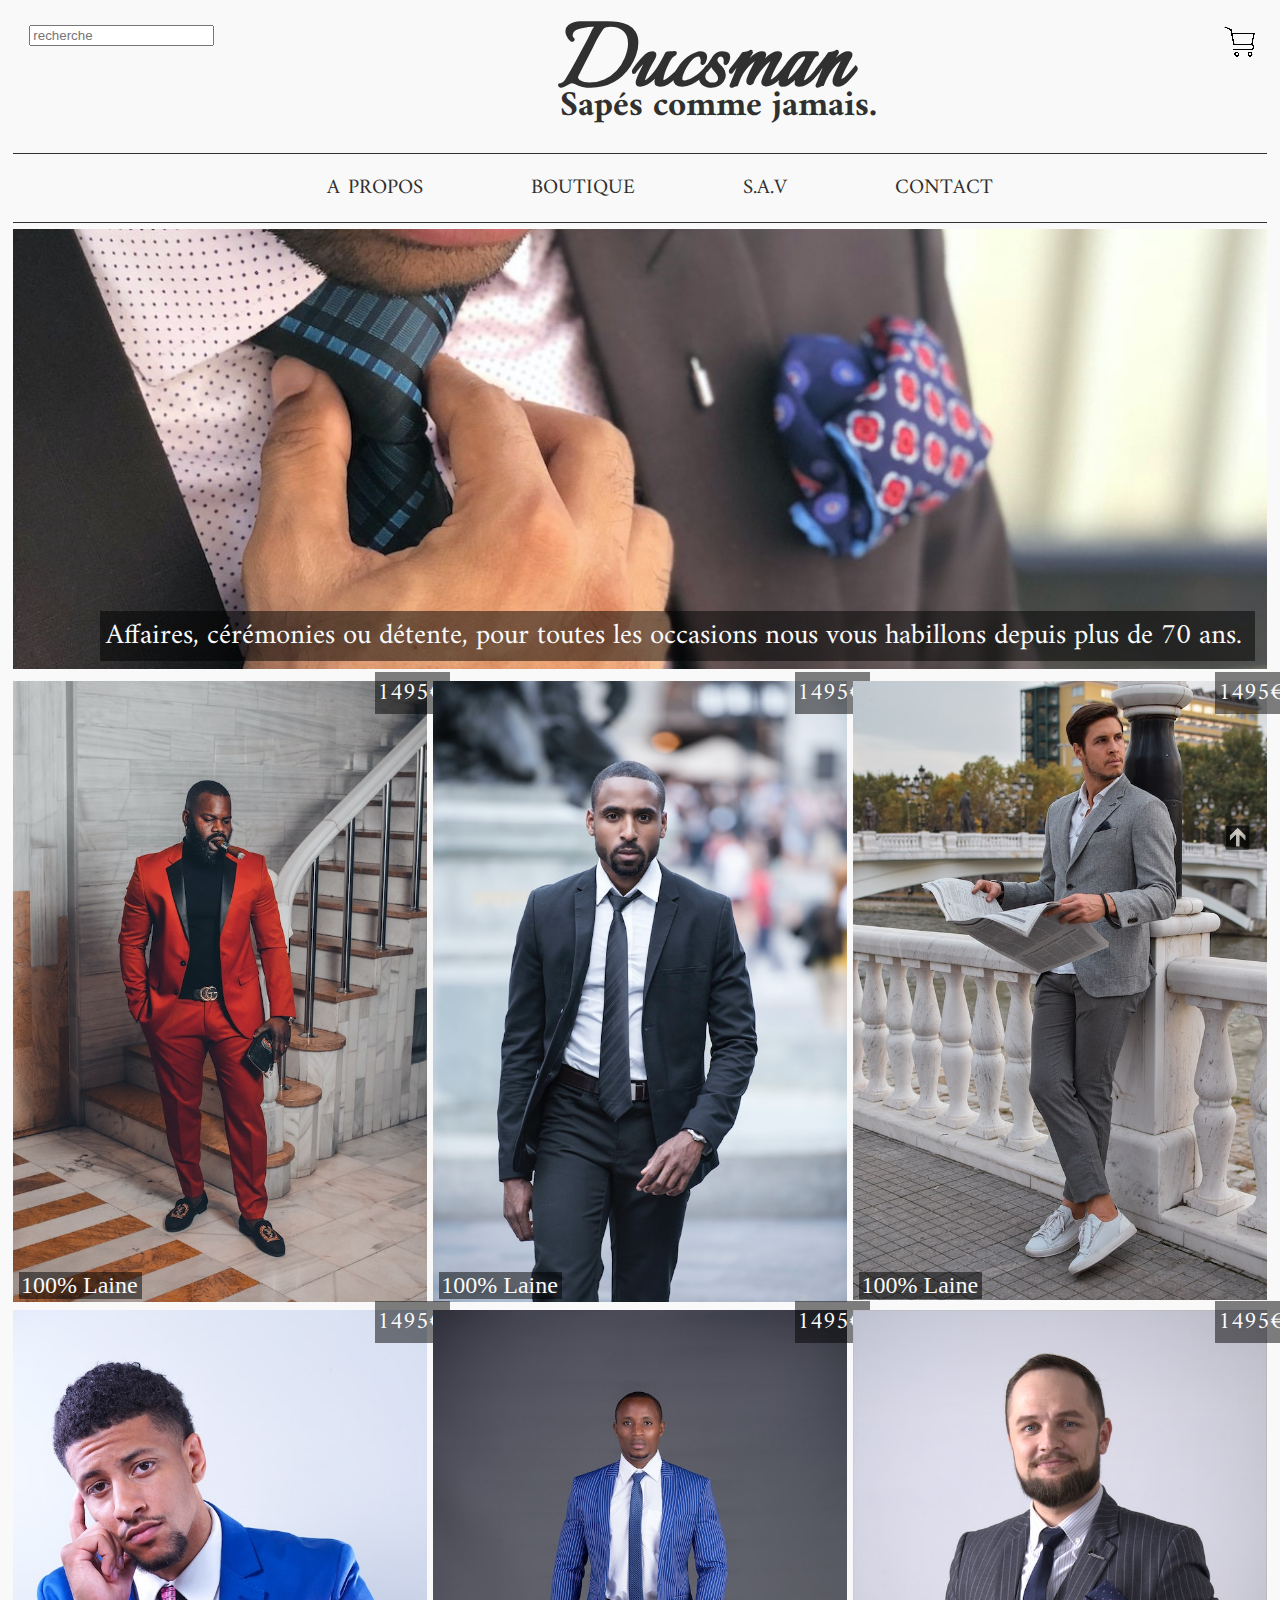
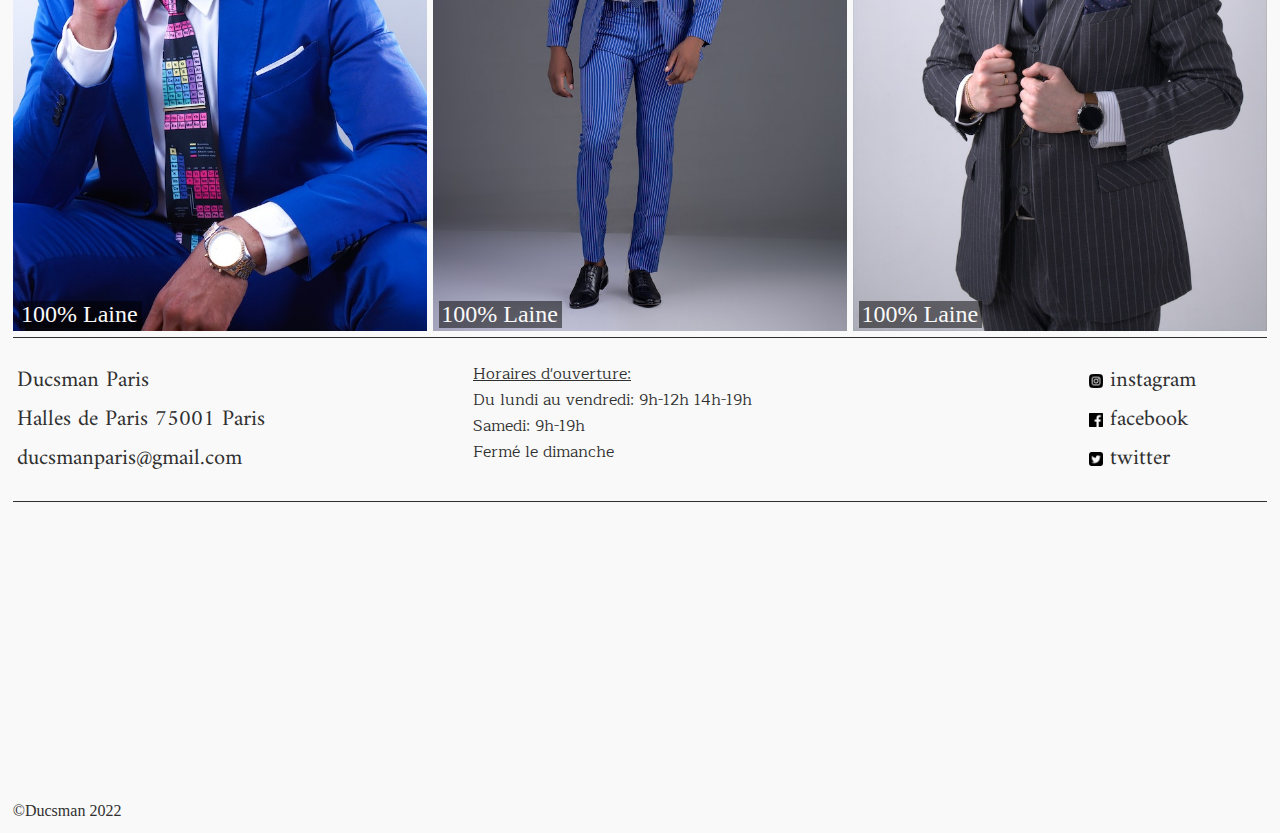
<file: Index.html>
<!DOCTYPE html>
<html lang="fr">
   
<head>
    <link rel="preconnect" href="https://fonts.googleapis.com">
    <link rel="preconnect" href="https://fonts.gstatic.com" crossorigin>
    <link href="https://fonts.googleapis.com/css2?family=Maitree:wght@300&display=swap" rel="stylesheet"> 
    <link rel="preconnect" href="https://fonts.googleapis.com">
    <link rel="preconnect" href="https://fonts.gstatic.com" crossorigin>
    <link href="https://fonts.googleapis.com/css2?family=Amiri:ital@1&display=swap" rel="stylesheet"> 
    <link rel="stylesheet" href="style.css">
    <link rel="preconnect" href="https://fonts.googleapis.com">
    <link rel="preconnect" href="https://fonts.gstatic.com" crossorigin>
    <link href="https://fonts.googleapis.com/css2?family=Italianno&display=swap" rel="stylesheet"> 
    <meta charset="UTF-8">
    <meta http-equiv="X-UA-Compatible" content="IE=edge">
    <meta name="viewport" content="width=device-width, initial-scale=1.0">
    <title>Ducsman</title>
</head>
<body> 
<!-- Header -->
        <header>
            <div class="search">
                <form method="post">
                    <label>&nbsp;<input type="text" placeholder="recherche"></label>
                </form>
            </div>
            <div class="logo">
                <h1>Ducsman</h1>
                <h2>Sapés comme jamais.</h2>
            </div>
            <div class="panier"><img src="images/panier.png" alt="panier"></div>
                <label id="burg" for="toggle"><img src="images/burger.png" alt=""></label>
                <input type="checkbox" id="toggle">
            <div class="nav">
                <ul>
                <li><a href="apropos.html"> <span>A propos</span></a></li>
                <li><a href="Index.html">Boutique</a></li>
                <li><a href="SAV.html">S.A.V</a></li>
                <li><a href="contact.html">Contact</a></li>
                </ul> 
            </div>
        </header>
<!-- Main -->
        <main class="amain">
            <div class="pres"><img src="images/illustration.jpg" alt="illu">
                <div class="slogan">Affaires, cérémonies ou détente, pour toutes les occasions nous vous habillons depuis plus de 70 ans.</div>
            </div>
            <article class="cost">
                <a href="article1.html"><img src="images/costume1p.jpg" alt="cost1"></a>
                <div class="prix">1495€</div>
                <div class="matiere">100% Laine</div>
            </article>
            <article class="cost">
                <a href="article1.html"><img src="images/costume2p.jpg" alt="cost2"></a>
                <div class="prix">1495€</div>
                <div class="matiere">100% Laine</div>
            </article>
            <article class="cost">
                <a href="article1.html"><img src="images/costume3p.jpg" alt="cost3"></a>
                <div class="prix">1495€</div>
                <div class="matiere">100% Laine</div>
            </article>
            <article class="cost">
                <a href="article1.html"><img src="images/costume4p.jpg" alt="cost4"></a>
                <div class="prix">1495€</div>
                <div class="matiere">100% Laine</div>
            </article>
            <article class="cost">
                <a href="article1.html"><img src="images/costume5p.jpg" alt="cost4"></a>
                <div class="prix">1495€</div>
                <div class="matiere">100% Laine</div>
            </article>
            <article class="cost">
                <a href="article1.html"><img src="images/costume6p.jpg" alt="cost5"></a>
                <div class="prix">1495€</div>
                <div class="matiere">100% Laine</div>
            </article>
        </main>
<!-- Footer -->
        <footer>
            <div class="foot">
                <div class="adresses">
                    <p>Ducsman Paris<br>Halles de Paris 75001 Paris<br>
                    <a href="mailto:ducsmanparis@gmail.com">ducsmanparis@gmail.com</a>
                    </p>
                
                </div>

                <div class="horaires">
                    <ul>
                        <li id="hor">Horaires d'ouverture:</li>
                        <li>Du lundi au vendredi: 9h-12h 14h-19h</li>
                        <li>Samedi: 9h-19h</li>
                        <li>Fermé le dimanche</li>
                    </ul>
                </div>  
                <div class="reseaux">
                    <ul>  
                        <li><a href="www.instagram.com"><img src="/images/instagram.png" alt=""> instagram</a></li> 
                        <li><a href="www.facebook.com"><img src="/images/facebook.png" alt=""> facebook</a></li> 
                        <li><a href="www.twitter.com"><img src="/images/twitter.png" alt=""> twitter</a></li>
                    </ul>
                </div>
            </div>
                <iframe src="https://www.google.com/maps/embed?pb=!1m18!1m12!1m3!1d5249.611443824994!2d2.33687184336242!3d48.861914960441084!2m3!1f0!2f0!3f0!3m2!1i1024!2i768!4f13.1!3m3!1m2!1s0x47e66e18a5f84801%3A0x6eb5daa624bdebd2!2sHalles%20de%20Paris%2C%2075001%20Paris!5e0!3m2!1sfr!2sfr!4v1665127763531!5m2!1sfr!2sfr" width="1500" height="300" style="border:0;" allowfullscreen="" loading="lazy" referrerpolicy="no-referrer-when-downgrade"></iframe>
        </footer>
        <div class="cop">&copy;Ducsman 2022</div>
        <div id="scroll_to_top">
            <a href="#top"><img src="images/top.png" alt="Retourner en haut" /></a>
        </div>
    </body>
</html>
</file>
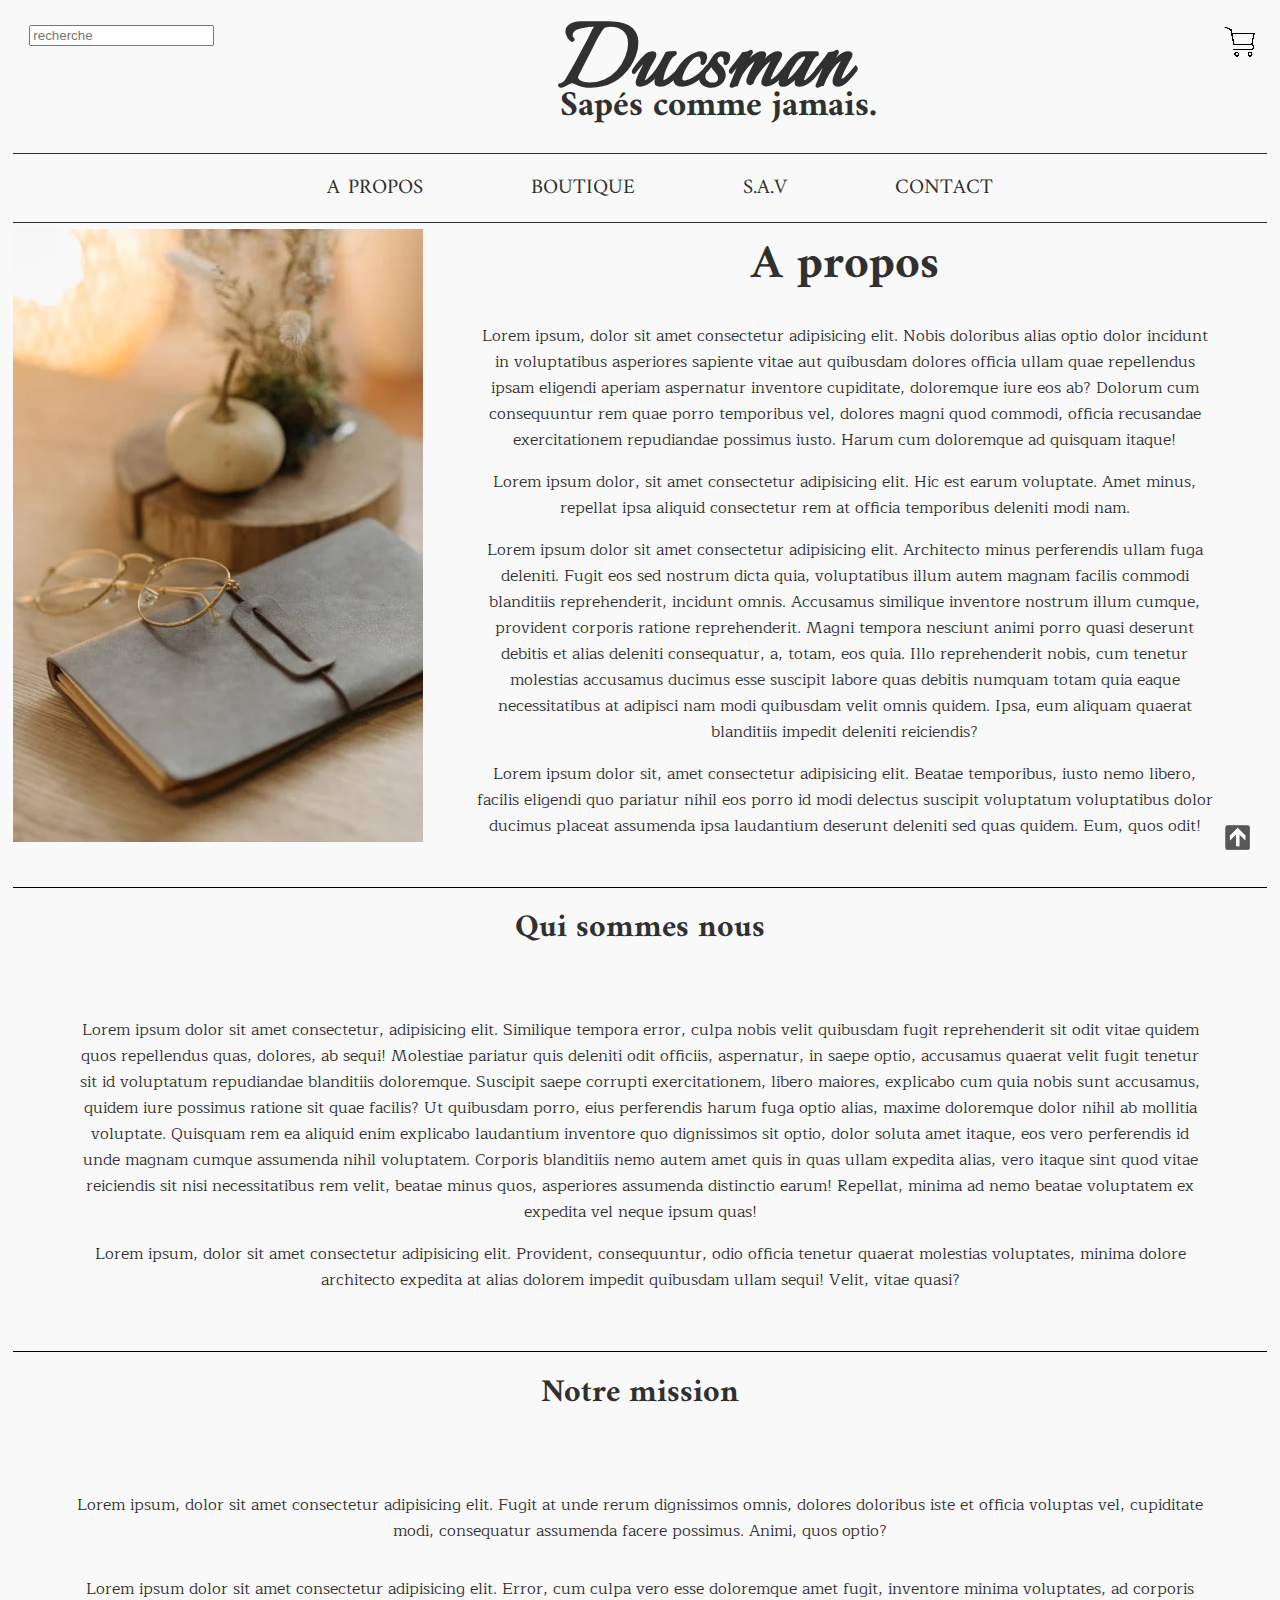
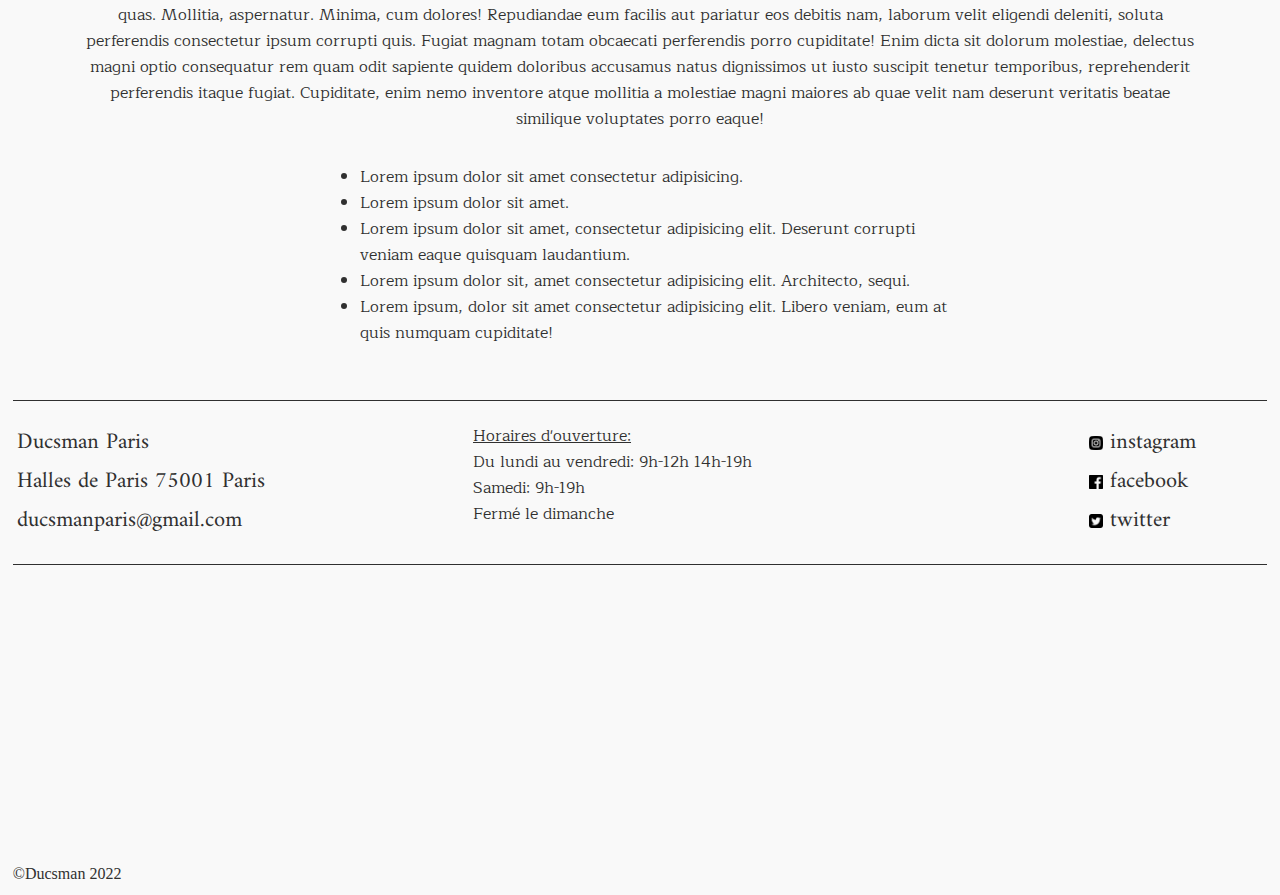
<file: apropos.html>
<!DOCTYPE html>
<html lang="zxx">
<head>
    <meta charset="UTF-8">
    <meta http-equiv="X-UA-Compatible" content="IE=edge">
    <meta name="viewport" content="width=device-width, initial-scale=1.0">
    <title>A propos</title>
    <link rel="stylesheet" href="style.css">
    <link rel="preconnect" href="https://fonts.googleapis.com">
    <link rel="preconnect" href="https://fonts.gstatic.com" crossorigin>
    <link href="https://fonts.googleapis.com/css2?family=Maitree:wght@300&display=swap" rel="stylesheet"> 
    <link rel="preconnect" href="https://fonts.googleapis.com">
    <link rel="preconnect" href="https://fonts.gstatic.com" crossorigin>
    <link href="https://fonts.googleapis.com/css2?family=Amiri:ital@1&display=swap" rel="stylesheet"> 
    <link rel="preconnect" href="https://fonts.googleapis.com">
    <link rel="preconnect" href="https://fonts.gstatic.com" crossorigin>
    <link href="https://fonts.googleapis.com/css2?family=Italianno&display=swap" rel="stylesheet"> 
</head>
<body>
    <header>
        <div class="search">
            <form method="post">
                <label>&nbsp;<input type="text" placeholder="recherche"></label>
            </form>
        </div>
        <div class="logo">
            <h1>Ducsman</h1>
            <h2>Sapés comme jamais.</h2>
        </div>
        <div class="panier"><img src="images/panier.png" alt="panier"></div>
            <label id="burg" for="toggle"><img src="images/burger.png" alt=""></label>
            <input type="checkbox" id="toggle">
        <div class="nav">
            <ul>
            <li><a href="apropos.html"> <span>A propos</span></a></li>
            <li><a href="Index.html">Boutique</a></li>
            <li><a href="SAV.html">S.A.V</a></li>
            <li><a href="contact.html">Contact</a></li>
            </ul> 
        </div>
    </header>
    
        <!--flex-->
        
    <div class="acontainer">
        <div class="aimage">
    <img class="aimage1" src="images/apropos.png" alt="a propos">
        </div>
    <div class="atexte">
    <h2>A propos</h2>
    <p>Lorem ipsum, dolor sit amet consectetur adipisicing elit. Nobis doloribus alias optio dolor incidunt in voluptatibus asperiores sapiente vitae aut quibusdam dolores officia ullam quae repellendus ipsam eligendi aperiam aspernatur inventore cupiditate, doloremque iure eos ab? Dolorum cum consequuntur rem quae porro temporibus vel, dolores magni quod commodi, officia recusandae exercitationem repudiandae possimus iusto. Harum cum doloremque ad quisquam itaque!</p>
    <p>Lorem ipsum dolor, sit amet consectetur adipisicing elit. Hic est earum voluptate. Amet minus, repellat ipsa aliquid consectetur rem at officia temporibus deleniti modi nam.</p>
    <p>Lorem ipsum dolor sit amet consectetur adipisicing elit. Architecto minus perferendis ullam fuga deleniti. Fugit eos sed nostrum dicta quia, voluptatibus illum autem magnam facilis commodi blanditiis reprehenderit, incidunt omnis. Accusamus similique inventore nostrum illum cumque, provident corporis ratione reprehenderit. Magni tempora nesciunt animi porro quasi deserunt debitis et alias deleniti consequatur, a, totam, eos quia. Illo reprehenderit nobis, cum tenetur molestias accusamus ducimus esse suscipit labore quas debitis numquam totam quia eaque necessitatibus at adipisci nam modi quibusdam velit omnis quidem. Ipsa, eum aliquam quaerat blanditiis impedit deleniti reiciendis?</p>
    <p>Lorem ipsum dolor sit, amet consectetur adipisicing elit. Beatae temporibus, iusto nemo libero, facilis eligendi quo pariatur nihil eos porro id modi delectus suscipit voluptatum voluptatibus dolor ducimus placeat assumenda ipsa laudantium deserunt deleniti sed quas quidem. Eum, quos odit!</p>
</div>


<!--Qui sommes nous-->

<h3>Qui sommes nous</h3>
<div class="ap">
<p>Lorem ipsum dolor sit amet consectetur, adipisicing elit. Similique tempora error, culpa nobis velit quibusdam fugit reprehenderit sit odit vitae quidem quos repellendus quas, dolores, ab sequi! Molestiae pariatur quis deleniti odit officiis, aspernatur, in saepe optio, accusamus quaerat velit fugit tenetur sit id voluptatum repudiandae blanditiis doloremque. Suscipit saepe corrupti exercitationem, libero maiores, explicabo cum quia nobis sunt accusamus, quidem iure possimus ratione sit quae facilis? Ut quibusdam porro, eius perferendis harum fuga optio alias, maxime doloremque dolor nihil ab mollitia voluptate. Quisquam rem ea aliquid enim explicabo laudantium inventore quo dignissimos sit optio, dolor soluta amet itaque, eos vero perferendis id unde magnam cumque assumenda nihil voluptatem. Corporis blanditiis nemo autem amet quis in quas ullam expedita alias, vero itaque sint quod vitae reiciendis sit nisi necessitatibus rem velit, beatae minus quos, asperiores assumenda distinctio earum! Repellat, minima ad nemo beatae voluptatem ex expedita vel neque ipsum quas!</p>
<p>Lorem ipsum, dolor sit amet consectetur adipisicing elit. Provident, consequuntur, odio officia tenetur quaerat molestias voluptates, minima dolore architecto expedita at alias dolorem impedit quibusdam ullam sequi! Velit, vitae quasi?</p>
</div>

<!--Notre Mission-->

    <h4>Notre mission</h4>
    <p>Lorem ipsum, dolor sit amet consectetur adipisicing elit. Fugit at unde rerum dignissimos omnis, dolores doloribus iste et officia voluptas vel, cupiditate modi, consequatur assumenda facere possimus. Animi, quos optio?</p>
    <p>Lorem ipsum dolor sit amet consectetur adipisicing elit. Error, cum culpa vero esse doloremque amet fugit, inventore minima voluptates, ad corporis quas. Mollitia, aspernatur. Minima, cum dolores! Repudiandae eum facilis aut pariatur eos debitis nam, laborum velit eligendi deleniti, soluta perferendis consectetur ipsum corrupti quis. Fugiat magnam totam obcaecati perferendis porro cupiditate! Enim dicta sit dolorum molestiae, delectus magni optio consequatur rem quam odit sapiente quidem doloribus accusamus natus dignissimos ut iusto suscipit tenetur temporibus, reprehenderit perferendis itaque fugiat. Cupiditate, enim nemo inventore atque mollitia a molestiae magni maiores ab quae velit nam deserunt veritatis beatae similique voluptates porro eaque!</p>
    <div class="aliste">
    <ul>
        <li>Lorem ipsum dolor sit amet consectetur adipisicing.</li>
        <li>Lorem ipsum dolor sit amet.</li>
        <li>Lorem ipsum dolor sit amet, consectetur adipisicing elit. Deserunt corrupti veniam eaque quisquam laudantium.</li>
        <li>Lorem ipsum dolor sit, amet consectetur adipisicing elit. Architecto, sequi.</li>
        <li>Lorem ipsum, dolor sit amet consectetur adipisicing elit. Libero veniam, eum at quis numquam cupiditate!</li>
    </ul>
</div>
</div>
<footer>
    <div class="foot">
        <div class="adresses">
            <p>Ducsman Paris<br>Halles de Paris 75001 Paris<br>
            <a href="mailto:ducsmanparis@gmail.com">ducsmanparis@gmail.com</a>
            </p>
        
        </div>

        <div class="horaires">
            <ul>
                <li id="hor">Horaires d'ouverture:</li>
                <li>Du lundi au vendredi: 9h-12h 14h-19h</li>
                <li>Samedi: 9h-19h</li>
                <li>Fermé le dimanche</li>
            </ul>
        </div>  
        <div class="reseaux">
            <ul>  
                <li><a href="www.instagram.com"><img src="images/instagram.png" alt=""> instagram</a></li> 
                <li><a href="www.facebook.com"><img src="images/facebook.png" alt=""> facebook</a></li> 
                <li><a href="www.twitter.com"><img src="images/twitter.png" alt=""> twitter</a></li>
            </ul>
        </div>
    </div>
        <iframe src="https://www.google.com/maps/embed?pb=!1m18!1m12!1m3!1d5249.611443824994!2d2.33687184336242!3d48.861914960441084!2m3!1f0!2f0!3f0!3m2!1i1024!2i768!4f13.1!3m3!1m2!1s0x47e66e18a5f84801%3A0x6eb5daa624bdebd2!2sHalles%20de%20Paris%2C%2075001%20Paris!5e0!3m2!1sfr!2sfr!4v1665127763531!5m2!1sfr!2sfr" width="1500" height="300" style="border:0;" allowfullscreen="" loading="lazy" referrerpolicy="no-referrer-when-downgrade"></iframe>
</footer>
<div class="cop">&copy;Ducsman 2022</div>
<div id="scroll_to_top">
    <a href="#top"><img src="images/top.png" alt="Retourner en haut"></a>
</div>
</body>
</html>
</file>
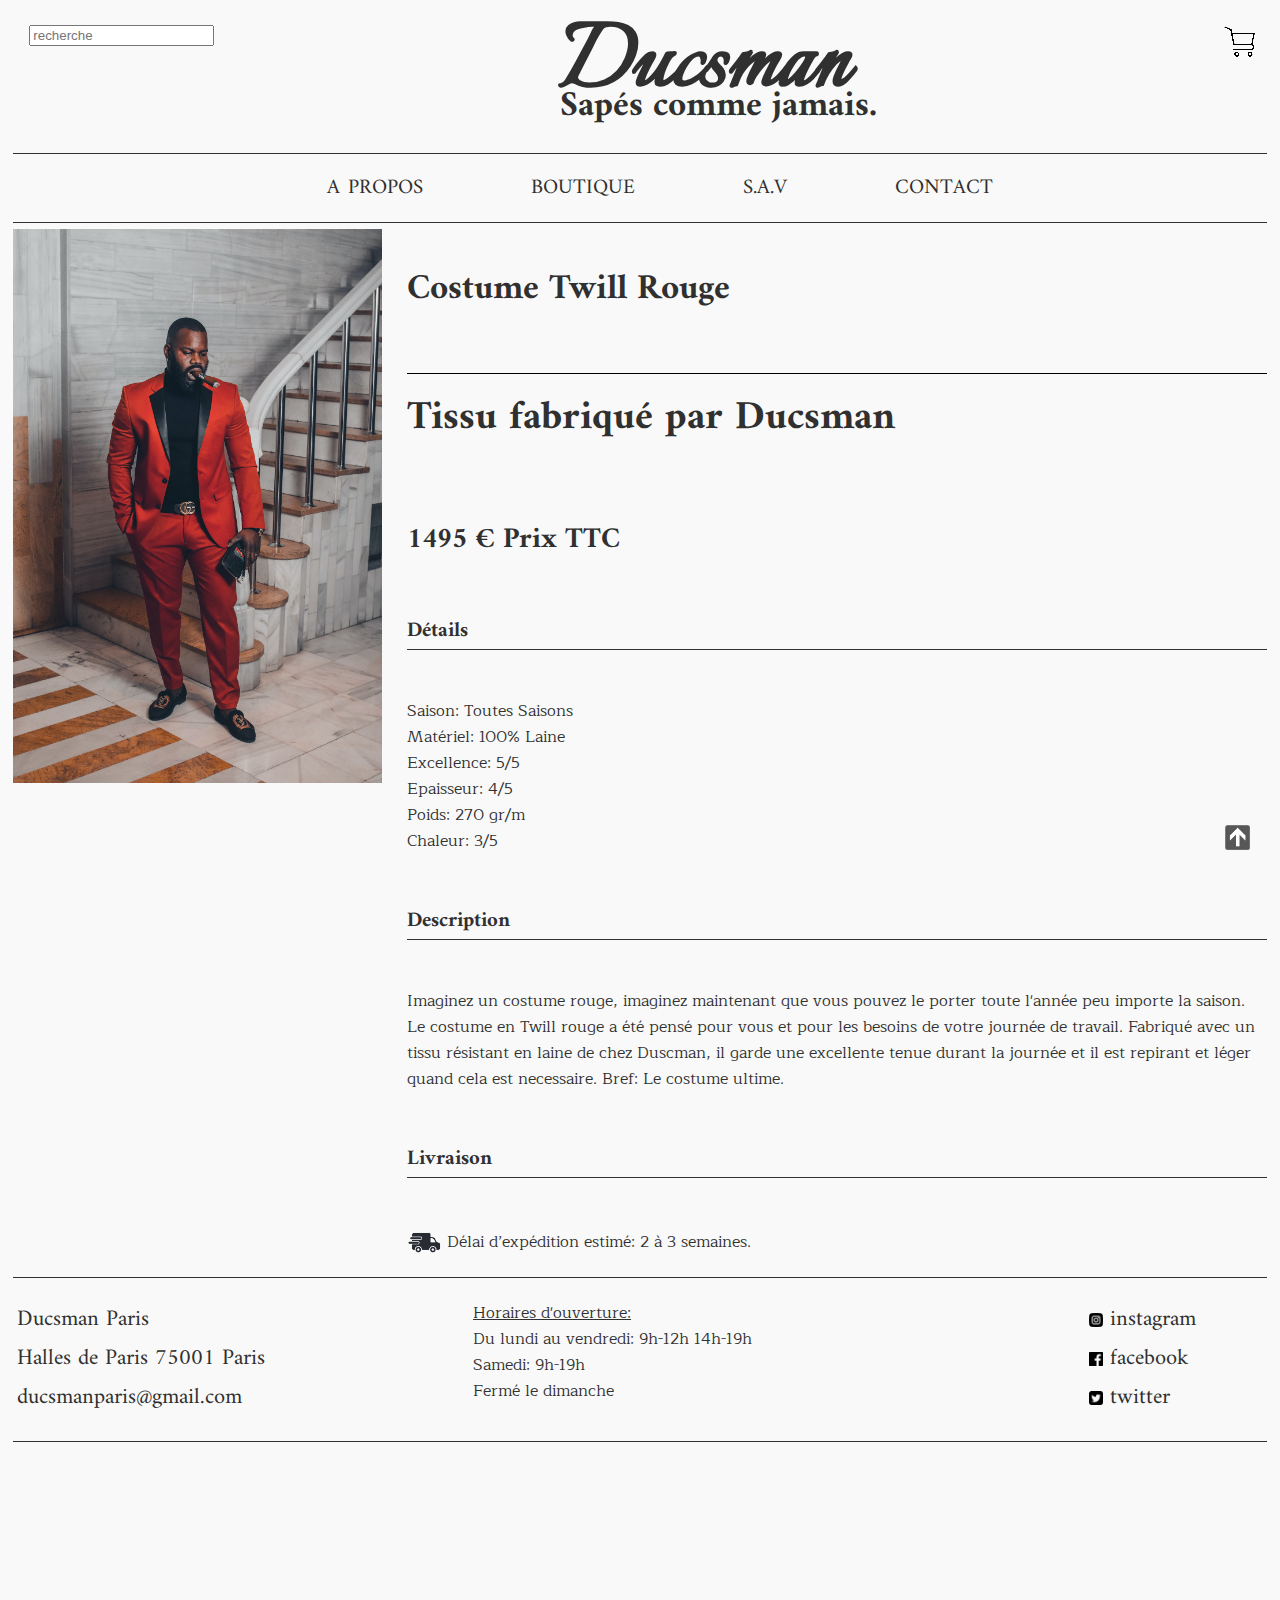
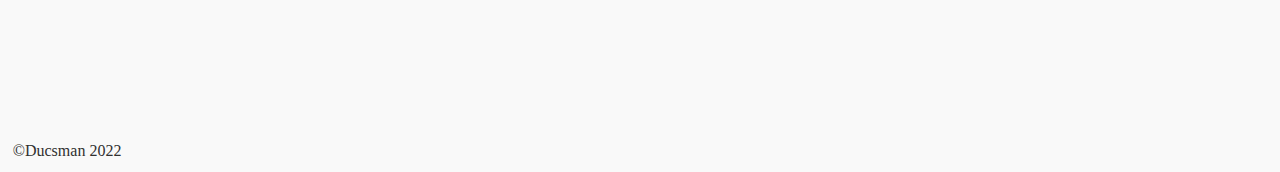
<file: article1.html>
<!DOCTYPE html>
<html lang="fr">
   
<head>
    <link rel="preconnect" href="https://fonts.googleapis.com">
    <link rel="preconnect" href="https://fonts.gstatic.com" crossorigin>
    <link href="https://fonts.googleapis.com/css2?family=Maitree:wght@300&display=swap" rel="stylesheet"> 
    <link rel="preconnect" href="https://fonts.googleapis.com">
    <link rel="preconnect" href="https://fonts.gstatic.com" crossorigin>
    <link href="https://fonts.googleapis.com/css2?family=Amiri:ital@1&display=swap" rel="stylesheet"> 
    <link rel="stylesheet" href="style.css">
    <link rel="preconnect" href="https://fonts.googleapis.com">
    <link rel="preconnect" href="https://fonts.gstatic.com" crossorigin>
    <link href="https://fonts.googleapis.com/css2?family=Italianno&display=swap" rel="stylesheet"> 
    <meta charset="UTF-8">
    <meta http-equiv="X-UA-Compatible" content="IE=edge">
    <meta name="viewport" content="width=device-width, initial-scale=1.0">
    <title>Costume</title>
</head>
<body>
    <!---------Header-------------->
    <header>
        <div class="search">
            <form method="post">
                <label>&nbsp;<input type="text" placeholder="recherche"></label>
            </form>
        </div>
        <div class="logo">
            <h1>Ducsman</h1>
            <h2>Sapés comme jamais.</h2>
        </div>
        <div class="panier"><img src="images/panier.png" alt="panier"></div>
            <label id="burg" for="toggle"><img src="images/burger.png" alt=""></label>
            <input type="checkbox" id="toggle">
        <div class="nav">
            <ul>
            <li><a href="apropos.html"> <span>A propos</span></a></li>
            <li><a href="Index.html">Boutique</a></li>
            <li><a href="SAV.html">S.A.V</a></li>
            <li><a href="contact.html">Contact</a></li>
            </ul> 
        </div>
    </header>
    <!---------Page--------------->
     <div class="page">
      <div class="article"><img src="images/costume1g.jpg" alt=""></div>
      <div class="descriptif">
       <h3>Costume Twill Rouge</h3>
        <h4>Tissu fabriqué par Ducsman</h4>
        <h5>1495 € Prix TTC</h5>
        <p class="Detail">
            <h6>Détails</h6>
         <ul>
            <li>Saison: Toutes Saisons</li>
            <li>Matériel: 100% Laine</li>
            <li>Excellence: 5/5</li>
            <li>Epaisseur: 4/5</li>
            <li>Poids: 270 gr/m</li>
            <li>Chaleur: 3/5</li>
         </ul>   
        
        <div class="description">
            <h6>Description</h6>
            <p>
                Imaginez un costume rouge, imaginez maintenant que vous pouvez le porter toute l'année peu importe la saison.
                Le costume en Twill rouge a été pensé pour vous et pour les besoins de votre journée de travail.
                Fabriqué avec un tissu résistant en laine de chez Duscman, il garde une excellente tenue durant la journée
                et il est repirant et léger quand cela est necessaire. Bref: Le costume ultime.  
            </p>
            <h6>Livraison</h6>
            <p class="livraison"><img src="images/livraison.png" alt="camion"> Délai d’expédition estimé: 2 à 3 semaines.</p>

        </div>
      </div>



     </div>



    <!---------Footer------------->
    <footer>
        <div class="foot">
            <div class="adresses">
                <p>Ducsman Paris<br>Halles de Paris 75001 Paris<br>
                <a href="mailto:ducsmanparis@gmail.com">ducsmanparis@gmail.com</a>
                </p>
            
            </div>

            <div class="horaires">
                <ul>
                    <li id="hor">Horaires d'ouverture:</li>
                    <li>Du lundi au vendredi: 9h-12h 14h-19h</li>
                    <li>Samedi: 9h-19h</li>
                    <li>Fermé le dimanche</li>
                </ul>
            </div>  
            <div class="reseaux">
                <ul>  
                    <li><a href="www.instagram.com"><img src="images/instagram.png" alt=""> instagram</a></li> 
                    <li><a href="www.facebook.com"><img src="images/facebook.png" alt=""> facebook</a></li> 
                    <li><a href="www.twitter.com"><img src="images/twitter.png" alt=""> twitter</a></li>
                </ul>
            </div>
        </div>
            <iframe src="https://www.google.com/maps/embed?pb=!1m18!1m12!1m3!1d5249.611443824994!2d2.33687184336242!3d48.861914960441084!2m3!1f0!2f0!3f0!3m2!1i1024!2i768!4f13.1!3m3!1m2!1s0x47e66e18a5f84801%3A0x6eb5daa624bdebd2!2sHalles%20de%20Paris%2C%2075001%20Paris!5e0!3m2!1sfr!2sfr!4v1665127763531!5m2!1sfr!2sfr" width="1500" height="300" style="border:0;" allowfullscreen="" loading="lazy" referrerpolicy="no-referrer-when-downgrade"></iframe>
    </footer>
    <div class="cop">&copy;Ducsman 2022</div>
        <div id="scroll_to_top">
            <a href="#top"><img src="images/top.png" alt="Retourner en haut" /></a>
        </div>
    
</body>
</html>
</file>
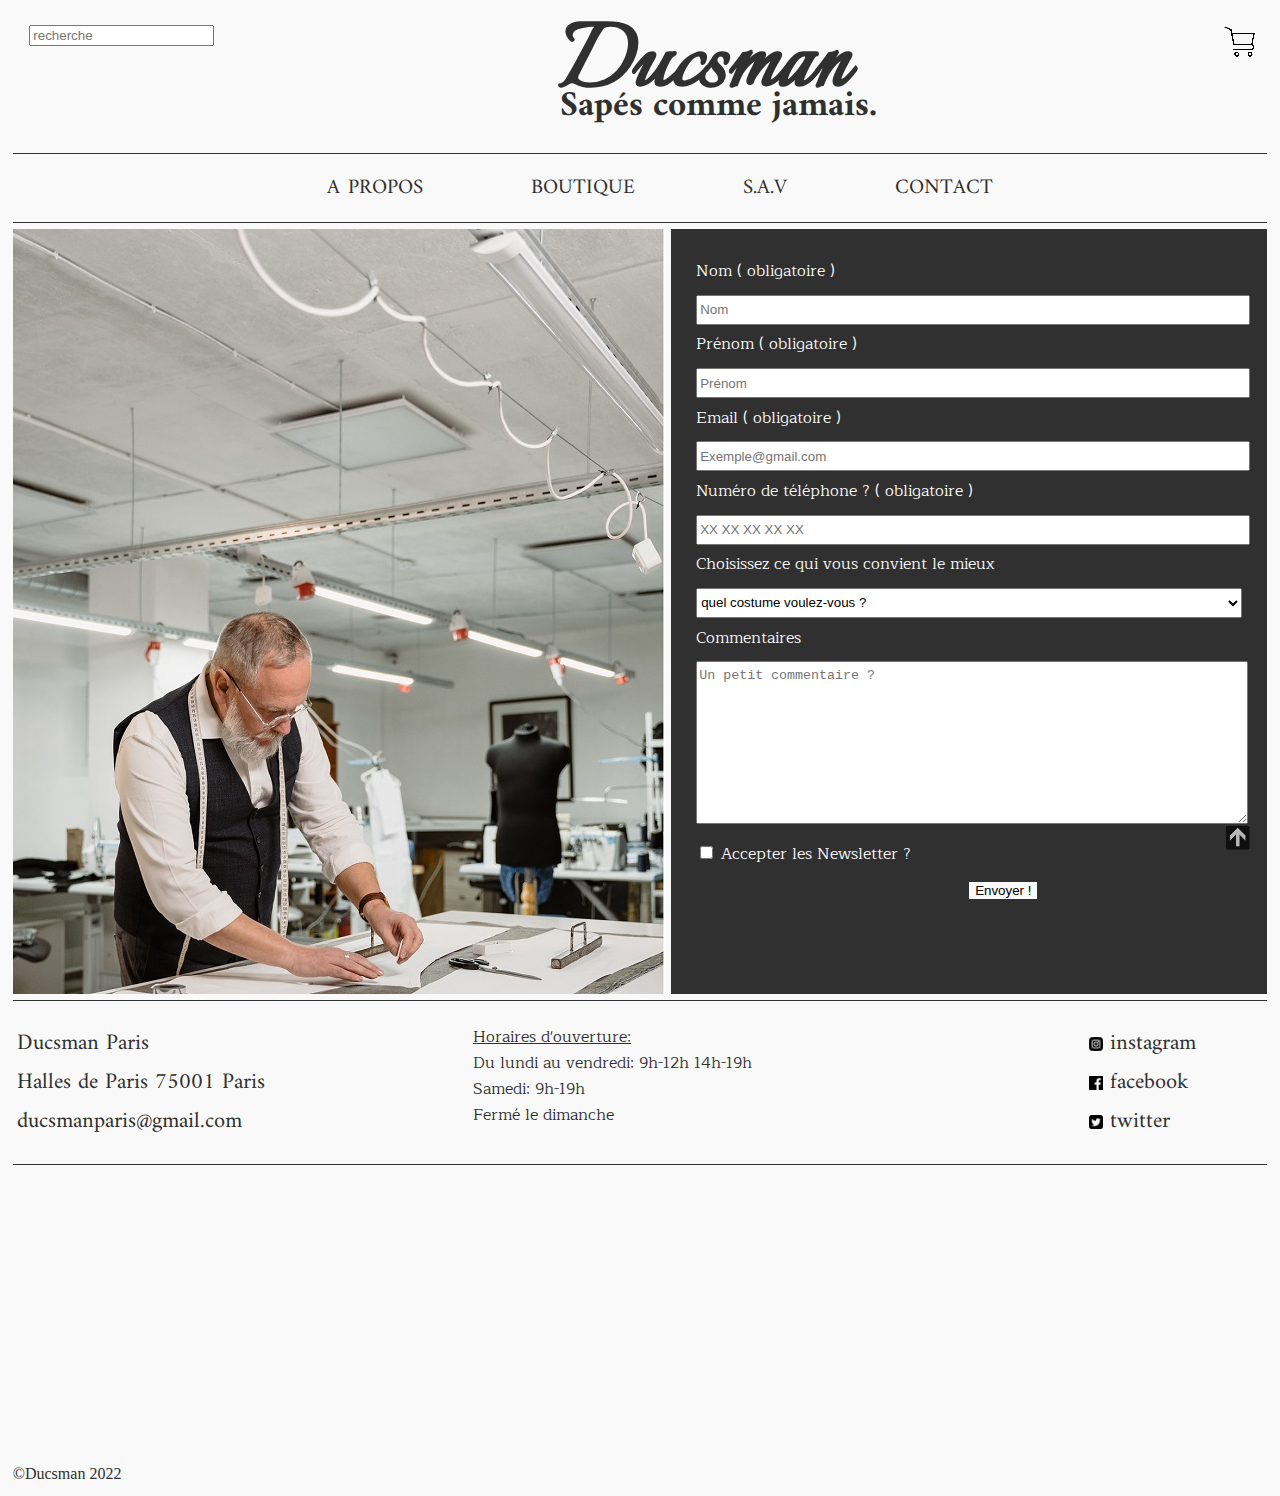
<file: contact.html>
<!DOCTYPE html>

<html lang="en">

<head>
    <link rel="preconnect" href="https://fonts.googleapis.com">
    <link rel="preconnect" href="https://fonts.gstatic.com" crossorigin>
    <link href="https://fonts.googleapis.com/css2?family=Maitree:wght@300&display=swap" rel="stylesheet"> 
    <link rel="preconnect" href="https://fonts.googleapis.com">
    <link rel="preconnect" href="https://fonts.gstatic.com" crossorigin>
    <link href="https://fonts.googleapis.com/css2?family=Amiri:ital@1&display=swap" rel="stylesheet"> 
    <link rel="stylesheet" href="style.css">
    <link rel="preconnect" href="https://fonts.googleapis.com">
    <link rel="preconnect" href="https://fonts.gstatic.com" crossorigin>
    <link href="https://fonts.googleapis.com/css2?family=Italianno&display=swap" rel="stylesheet"> 
    <meta charset="UTF-8">
    <meta http-equiv="X-UA-Compatible" content="IE=edge">
    <meta name="viewport" content="width=device-width, initial-scale=1.0">
    <title>Nous contacter-Ducsman</title>
</head>

<body>
    <header>
        <div class="search">
            <form method="post">
                <label>&nbsp;<input type="text" placeholder="recherche"></label>
            </form>
        </div>
        <div class="logo">
            <h1>Ducsman</h1>
            <h2>Sapés comme jamais.</h2>
        </div>
        <div class="panier"><img src="images/panier.png" alt="panier"></div>
            <label id="burg" for="toggle"><img src="images/burger.png" alt=""></label>
            <input type="checkbox" id="toggle">
        <div class="nav">
            <ul>
            <li><a href="apropos.html"> <span>A propos</span></a></li>
            <li><a href="Index.html">Boutique</a></li>
            <li><a href="SAV.html">S.A.V</a></li>
            <li><a href="contact.html">Contact</a></li>
            </ul> 
        </div>
    </header>
    <!---page conatct-->
    <main class="cmain">
    <div class="contenant">
        <img class="couture" src="images/couturegood.jpg" alt="image">
            <form class="formulaire" method="post">
                <label for="name" class="label">Nom ( obligatoire ) </label>
                <input type="text" id="name" name="name" class="input" placeholder="Nom" required>
                <label for="prénom" class="label">Prénom ( obligatoire ) </label>
                <input type="text" name="prénom" id="prénom" class="input" placeholder="Prénom" required>
                <label for="email" class="label">Email <span>( obligatoire )</span></label>
                <input type="email" name="email" id="email" class="input" placeholder="Exemple@gmail.com" required>
                <label for="name" class="label">Numéro de téléphone ? ( obligatoire )</label>
                <input type="tel" id="téléphone" name="name" class="input" placeholder="XX XX XX XX XX" maxlength="10"
                    required>
                <label for="role" class="input">Choisissez ce qui vous convient le mieux</label>
                <select name="role" id="role" class="input">
                    <option value="">quel costume voulez-vous ? </option>
                    <option value="1">costume 1 </option>
                    <option value="2">Costume 2</option>
                    <option value="3">Costume 3</option>
                    <option value="4">Costume 4</option>
                    <option value="5">Costume 5</option>
                    <option value="6">Costume 6</option>
                </select>
                <label for="comment" class="label">Commentaires</label>
                <textarea name="comemnt" id="comment" class="input" cols="30" rows="10"
                    placeholder="Un petit commentaire ? "></textarea>
                <div class="newsletter">
                <input type="checkbox" name="choix1" value="1" id="choix1">
                <label for="choix1">Accepter les Newsletter ? </label></div>
                <div class="envoyer"><input type="submit" value="Envoyer !"></div>
            </form>
       
    </div>
</main>
    <footer>
        <div class="foot">
            <div class="adresses">
                <p>Ducsman Paris<br>Halles de Paris 75001 Paris<br>
                    <a href="mailto:ducsmanparis@gmail.com">ducsmanparis@gmail.com</a>
                </p>

            </div>

            <div class="horaires">
                <ul>
                    <li id="hor">Horaires d'ouverture:</li>
                    <li>Du lundi au vendredi: 9h-12h 14h-19h</li>
                    <li>Samedi: 9h-19h</li>
                    <li>Fermé le dimanche</li>
                </ul>
            </div>
            <div class="reseaux">
                <ul>
                    <li><a href="www.instagram.com"><img src="images/instagram.png" alt=""> instagram</a></li>
                    <li><a href="www.facebook.com"><img src="images/facebook.png" alt=""> facebook</a></li>
                    <li><a href="www.twitter.com"><img src="images/twitter.png" alt=""> twitter</a></li>
                </ul>
            </div>
        </div>
        <iframe
            src="https://www.google.com/maps/embed?pb=!1m18!1m12!1m3!1d5249.611443824994!2d2.33687184336242!3d48.861914960441084!2m3!1f0!2f0!3f0!3m2!1i1024!2i768!4f13.1!3m3!1m2!1s0x47e66e18a5f84801%3A0x6eb5daa624bdebd2!2sHalles%20de%20Paris%2C%2075001%20Paris!5e0!3m2!1sfr!2sfr!4v1665127763531!5m2!1sfr!2sfr"
            width="1500" height="300" style="border:0;" allowfullscreen="" loading="lazy"
            referrerpolicy="no-referrer-when-downgrade"></iframe>
    </footer>
    <div class="cop">&copy;Ducsman 2022</div>
    <div id="scroll_to_top">
        <a href="#top"><img src="images/top.png" alt="Retourner en haut" /></a>
    </div>
</body>

</html>
</file>
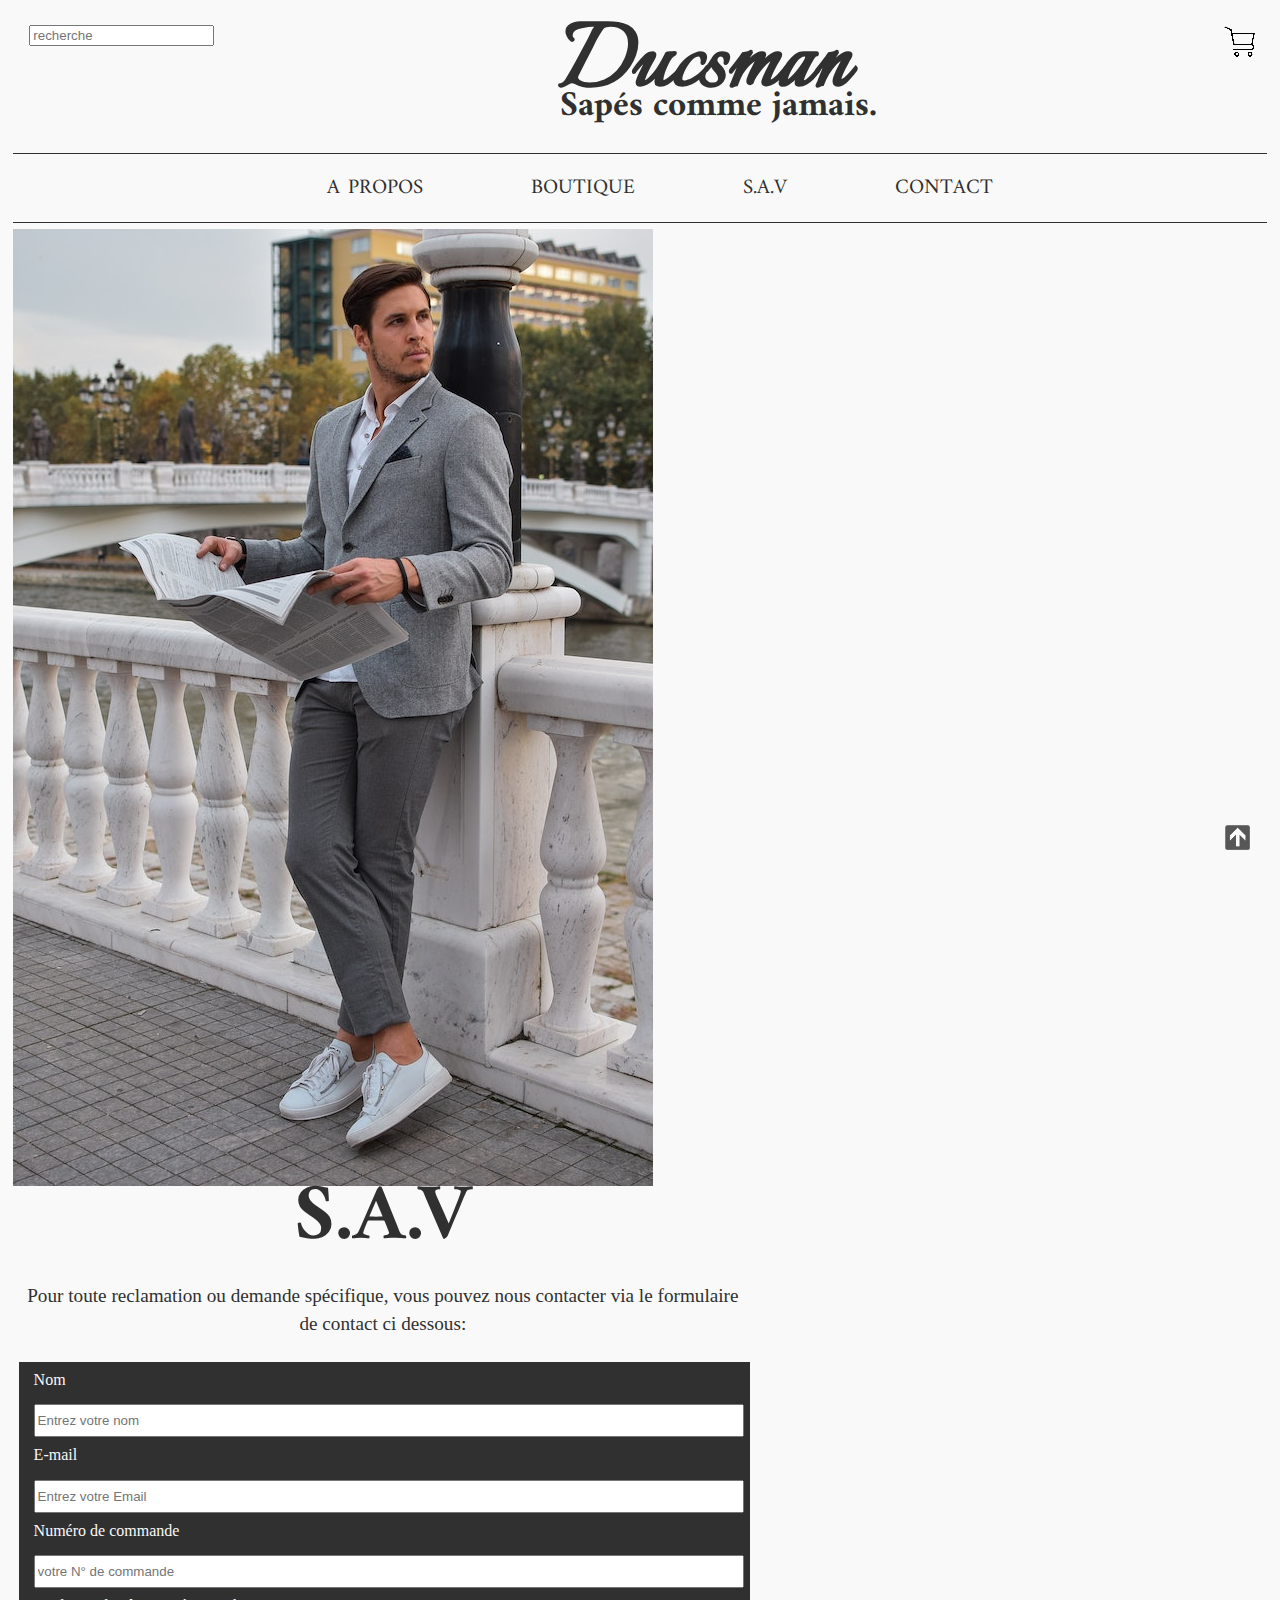
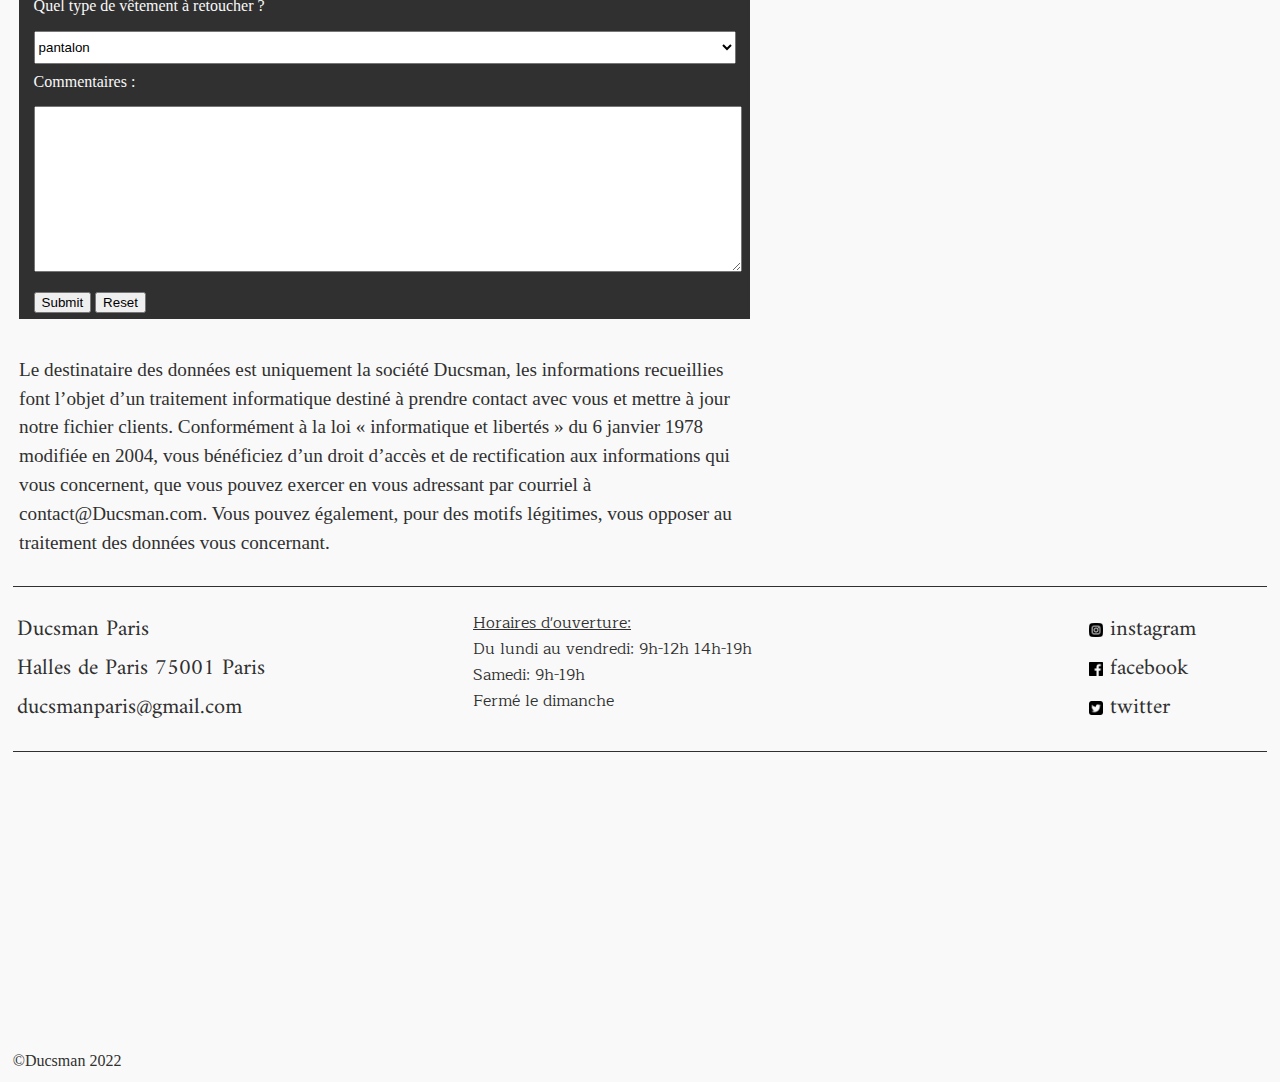
<file: SAV.html>
<!DOCTYPE html>

<html lang="fr">

    <head>
    <meta charset="UTF-8">
        <meta http-equiv="X-UA-Compatible" content="IE=edge">
        <meta name="viewport" content="width=device-width, initial-scale=1.0">
        <title>S.A.V</title>
        <link rel="stylesheet" href="style.css">
        <link rel="preconnect" href="https://fonts.googleapis.com">
        <link rel="preconnect" href="https://fonts.gstatic.com" crossorigin>
        <link href="https://fonts.googleapis.com/css2?family=Amiri:ital@1&display=swap" rel="stylesheet">
        <link rel="preconnect" href="https://fonts.googleapis.com">
        <link rel="preconnect" href="https://fonts.gstatic.com" crossorigin>
        <link href="https://fonts.googleapis.com/css2?family=Italianno&display=swap" rel="stylesheet"> 
        <link rel="preconnect" href="https://fonts.googleapis.com">
        <link rel="preconnect" href="https://fonts.gstatic.com" crossorigin>
        <link href="https://fonts.googleapis.com/css2?family=Maitree&display=swap" rel="stylesheet">
    </head>
    <body>
        <header>
            <div class="search">
                <form method="post">
                    <label>&nbsp;<input type="text" placeholder="recherche"></label>
                </form>
            </div>
            <div class="logo">
                <h1>Ducsman</h1>
                <h2>Sapés comme jamais.</h2>
            </div>
            <div class="panier"><img src="images/panier.png" alt="panier"></div>
                <label id="burg" for="toggle"><img src="images/burger.png" alt=""></label>
                <input type="checkbox" id="toggle">
            <div class="nav">
                <ul>
                <li><a href="apropos.html"> <span>A propos</span></a></li>
                <li><a href="Index.html">Boutique</a></li>
                <li><a href="SAV.html">S.A.V</a></li>
                <li><a href="contact.html">Contact</a></li>
                </ul> 
            </div>
        </header>
        <div class="savcontainer">
            <div class="left">
                <img src="images/imagesav.jpg" alt="a propos">
            </div>
            <div class="right">
                <h2>S.A.V</h2>
                    <p>Pour toute reclamation ou demande spécifique, vous pouvez nous contacter via le formulaire de contact ci dessous:</p>
                    <form method="get">
                        <label for="name" class="label">Nom</label>
                        <input type="text" id="name" name="name" class="input" placeholder="Entrez votre nom" maxlength="300">
                        <label for="email" class="label">E-mail</label>
                        <input type="email" name="Email" id="email" class="input" placeholder="Entrez votre Email" required>
                        <label for="age" class="label">Numéro de commande</label>
                        <input type="number" name="age" id="age" class="input" min="18" max="120" placeholder="votre N° de commande">
                        <label for="pantalon" class="input">Quel type de vêtement à retoucher ?</label>
                        <select name="role" id="pantalon" class="input">
                            <option value="">pantalon</option>
                            <option value="1">chemise</option>
                            <option value="2">veste</option>
                            <option value="3">bolero</option>
                        </select>
                        <label for="comment" class="label">Commentaires : </label>
                        <textarea name="comemnt" id="comment" class="input" cols="30" rows="10"></textarea>
                        <input id="envoie" type="submit" name="Envoyer"> <input id="eff" type="reset" name="effacer">
                    </form>
                <div class="mentions">
                    <p>Le destinataire des données est uniquement la société Ducsman, les informations recueillies font l’objet d’un traitement informatique destiné à prendre contact avec vous et mettre à jour notre fichier clients. Conformément à la loi « informatique et libertés » du 6 janvier 1978 modifiée en 2004, vous bénéficiez d’un droit d’accès et de rectification aux informations qui vous concernent, que vous pouvez exercer en vous adressant par courriel à contact@Ducsman.com. Vous pouvez également, pour des motifs légitimes, vous opposer au traitement des données vous concernant.
                    </p>
                </div>
            </div>
        </div>
        <footer>
            <div class="foot">
                <div class="adresses">
                    <p>Ducsman Paris<br>Halles de Paris 75001 Paris<br>
                    <a href="mailto:ducsmanparis@gmail.com">ducsmanparis@gmail.com</a>
                    </p>
                
                </div>

                <div class="horaires">
                    <ul>
                        <li id="hor">Horaires d'ouverture:</li>
                        <li>Du lundi au vendredi: 9h-12h 14h-19h</li>
                        <li>Samedi: 9h-19h</li>
                        <li>Fermé le dimanche</li>
                    </ul>
                </div>  
                <div class="reseaux">
                    <ul>  
                        <li><a href="www.instagram.com"><img src="images/instagram.png" alt=""> instagram</a></li> 
                        <li><a href="www.facebook.com"><img src="images/facebook.png" alt=""> facebook</a></li> 
                        <li><a href="www.twitter.com"><img src="images/twitter.png" alt=""> twitter</a></li>
                    </ul>
                </div>
            </div>
                <iframe src="https://www.google.com/maps/embed?pb=!1m18!1m12!1m3!1d5249.611443824994!2d2.33687184336242!3d48.861914960441084!2m3!1f0!2f0!3f0!3m2!1i1024!2i768!4f13.1!3m3!1m2!1s0x47e66e18a5f84801%3A0x6eb5daa624bdebd2!2sHalles%20de%20Paris%2C%2075001%20Paris!5e0!3m2!1sfr!2sfr!4v1665127763531!5m2!1sfr!2sfr" width="1500" height="300" style="border:0;" allowfullscreen="" loading="lazy" referrerpolicy="no-referrer-when-downgrade"></iframe>
        </footer>
        <div class="cop">&copy;Ducsman 2022</div>
        <div id="scroll_to_top">
            <a href="#top"><img src="images/top.png" alt="Retourner en haut" /></a>
        </div>
    </body>
</html>
</file>
<file: style.css>
html{
    scroll-behavior: smooth;
}
body{
    background-color: #f9f9f9;
    margin: 0;
    color: #303030;
    margin: 1%;
}

/*header*/
#burg{
    display: none;
}
#toggle{
    display: none;
}
header{
    display: flex;
    flex-wrap: wrap;
    background-color: #f9f9f9;
    text-align: center;
    justify-content: space-between;
}
.search{
    padding: 1%;
}
h1{
    font-size: 7em;
    font-family: 'Italianno', cursive;
    text-align: left;
    text-decoration: none;
    margin: 0;
    padding-top: 10%;
    font-style: normal;
    
}
h2{
    font-size: 2.2em;
    font-family: 'Amiri', serif;
    text-align: left;
    text-decoration: none;
    font-style: normal;
    margin: 0 0;
}
.panier{
    padding: 1%;
}
header .logo{
    line-height: 260%;
}
.nav{
    font-family: 'Amiri', serif;
    flex-basis: 100%;
    word-spacing: 30px;
    margin-top: 2%;
    padding-bottom: 0;
    border-top: 1px solid #303030;
    border-bottom: 1px solid #303030;
}
.nav a{
    color: #303030;
    text-decoration: none;
    font-size: 1.3em;
    text-transform: uppercase;
}
.nav ul{
    align-items: center;
    list-style: none;
}
.nav li{
    display: inline;
    padding: 0 3% 0 3%;
}
li span{
    word-spacing: 2px;
}
li a {
    color: #18272F;
    position: relative;
    text-decoration: none;
}
li a::before {
    content: '';
    position: absolute;
    width: 100%;
    height: 1px;
    border-radius: 4px;
    background-color: #18272F;
    bottom: 0;
    left: 0;
    transform-origin: none;
    transform: scaleX(0);
    transition: transform .3s ease-in-out;
}
li a:hover::before {
    transform-origin: center;
    transform: scaleX(1);
}

/*footer*/
footer{
    display: flex;
    flex-direction: row;
    flex-wrap: wrap;
}
footer .foot{
    flex-basis: 100%;
}
.foot{
    display: flex;
    flex-direction: row;
    flex-wrap: wrap;
    padding-bottom: 0.1%;
    vertical-align: middle;
    border-top: 1px solid #303030;
    border-bottom: 1px solid #303030;
    justify-content: space-between;
}
.foot p{
    font-family: 'Amiri', serif;
    font-size: 1.4em;
}
.foot .adresses{
    flex-basis: 33%;
}
.adresses{
    background-color: #f9f9f9;
}
.adresses p{
    padding-left: 1%;
    vertical-align: top;
}
.adresses a{
    font-size: 1em;
    font-family: 'Amiri', serif;
    color: #303030;
    padding-right: 0;
    text-decoration: none;
}
#hor{
    text-decoration: underline;
}
.horaires li{
    font-family: 'Maitree', serif;
    list-style: none;
}
.horaires{
    padding-top: 0.5%;
    flex-basis: 33%;
    vertical-align: middle;
    }
.reseaux{
    background-color: #f9f9f9;
    flex-basis: 33%;
    font-family: 'Amiri', serif;
    font-size: 1.4em;
    margin:0 0;
}
.reseaux ul{
    font-size: 1em;
    list-style: none;
    text-align: left;
    padding-left: 57%;
}
.reseaux a{
    color: #303030;
    text-decoration: none;
}
ul img{
    width: 8%;
    vertical-align: middle;
}
iframe{
    flex-basis: 100%;
}
.foot .cop{
    padding-top: 1%;
    margin: auto;
}

/*main*/

.amain{
    display: flex;
    flex-direction: row;
    flex-wrap: wrap;
    justify-content: center;
    margin: 0 0;
    gap: 0.5%;
}
.pres img{
    width: 100%;
    padding-top: 0.5%;
    padding-bottom: 0.5%;
}
.pres .slogan{
    font-family: 'Amiri', serif;
    background: rgba(0, 0, 0, 0.5);
    padding: 0 1% 0 0.5%;
    color: #f9f9f9;
    font-size: 1.8em;
    position: absolute;
    bottom: 4%;
    right: 1%;
}
.amain .pres{
    width: 100%;
    position: relative;
    display: inline-block;
}
.amain img{
    width: 100%;
    padding-top: 0.5%;
    padding-bottom: 0.5%;
}
.amain .cost{
    flex-basis: 33%;
    position: relative;
    display: inline-block;
}
.cost .prix{
    font-family: 'Amiri', serif;
    background: rgba(0, 0, 0, 0.5);
    padding: 0 1% 0 0.5%;
    color: #f9f9f9;
    font-size: 1.5em;
    position: absolute;
    bottom: 94.5%;
    left: 87.5%;
}
.cost .matiere{
    background: rgba(0, 0, 0, 0.5);
    padding: 0 1% 0 0.5%;
    color: #f9f9f9;
    font-size: 1.5em;
    position: absolute;
    bottom: 1.5%;
    left: 1.5%;
}
.cost:hover{
    opacity: 0.9;
}
#scroll_to_top {
    position: fixed;
    width: 25px;
    height: 25px;
    bottom: 50px;
    right: 30px;
}
#scroll_to_top img {
    width: 25px;
}

/*page article*/

.page{
    color: #303030;
    display: flex;
    flex-direction: row;
}
.page p{
    font-family: 'Maitree', serif;
}
.article{
    padding-top: 0.5%;
    padding-bottom: 0.4%;
    width: 100%;
}
.article img{
    width: 100%;
}
h3{ 
    font-family: 'Amiri', serif;
    font-size: 2.2em;
    color: #303030;
}
h4{
    font-family: 'Amiri', serif;
    font-size: 1.3em;
}
h5{
    font-family: 'Amiri', serif;
    font-size: 1.8em;
}
h6{
    font-family: 'Amiri', serif;
    font-size: 1.3em;
    border-bottom: 1px solid #303030;
}
.page ul{
    font-family: 'Maitree', serif;
    list-style: none;
    padding-left: 0;
    
}
.descriptif{
    padding-left: 2%;
}
.descriptif h4{
    font-size: 2.5em;
    text-align: left;
}
.livraison img{
    width: 4%;
    vertical-align: middle;
}

/*A propos*/

.acontainer{
    display: flex;
    flex-wrap: wrap;
    justify-content: center;
    padding-bottom: 3%;
}
.aimage{
    flex-direction: row;
    flex: 1;
    padding-top: 0.5%;
    padding-left: 0;
}
.aimage1{
    width: 100%;
}
.acontainer .atexte{
    flex-direction: column;
    padding-left: 1%;
    padding-right: 1%;
    font-family: 'Maitree', serif;
    flex: 2;
}
.acontainer h2{
    flex-direction: column;
    text-align: center;
    font-size: 3em;
    color: #303030;
    font-family: 'Amiri', serif;
}
.acontainer h3, h4{
    font-size: 2em;
    color: #303030;
    padding-top: 1%;
    padding-bottom: 1%;
    text-align: center;
    font-family:  'Amiri', serif;
    border-top: 1px solid black;
    width: 100%;
}
.acontainer p{
    font-family: 'Maitree', serif;
    text-align: center;
    padding-left: 5%;
    padding-right: 5%;
}
.aliste{
    width:40em;
    margin: auto;
}
.acontainer li{
    font-family: 'Maitree', serif;
}

/*contact*/

.formulaire{
    font-family: 'Maitree', serif;
    color: #f9f9f9;
    line-height: 220%;
    background-color: #303030;
    padding: 2% 2% 0 2%;
    margin-top: 0.5%;
    margin-bottom: 0.5%;
}
.input{
    margin-left: 0%;
    width: 100%;
    padding-top: 0;
    padding-bottom: 1%;
}
.envoyer input{
    margin-left: 50%;
    border: none;
}
.contenant{
    display:flex;
    flex-direction: row;
    flex-wrap: nowrap;
    gap: 0.5%;
}
main.cmain{
    width: 100%;
}
.couture{
    margin-top: 0.5%;
    margin-bottom: 0.5%;
}
div.envoyer input{
    background-color: #f9f9f9;
}

/*S.A.V*/

.savcontainer{
    color: #303030;
    display: flex;
    flex-direction: row;
    flex-wrap: wrap;
    padding-top: 0.5%;
    padding-bottom: 0.5%;
}
.left{
    flex-basis: 40%
}
.right h2{
    text-align: center;
    font-size: 5em;
    vertical-align: top;
    padding-bottom: 4%;
    padding-top: 2%;
}
.right{
    flex-basis: 58%;
    padding: 0 1% 0 0.5%;
    line-height: 180%;
}
.right p{
    font-size: 1.2em;
    text-align: center;
    padding-bottom: 0.5%;
}
.right form{
    background-color: #303030 ;
    margin: auto;
    width: 96.5%;
    padding: 0 2% 0 2%;
    color: #f9f9f9;
    line-height: 220%;
}
.label {
    text-align: left;
    width: 50%;
}
.input {
    width: 100%;
    clear: both;
    padding-top: 1%;
    padding-bottom: 1%;
    margin-top: 1%;
}
button {
    color: #f9f9f9;
    width: 100%;
    margin: auto;
    border: none;
    margin-top: 2%;
    padding: 1%;
}
.mentions {
    margin-top: 5%;
    padding-top: 0;
}
.mentions p{
    text-align: left;
}

/*---responsive---*/

/*--accueil--*/

@media screen and (max-width: 480px){

    header{
        order: 1;
    }
    header .logo{
        flex-basis: 100%;
        padding-left: 13.5%;
    }
    .panier{
        flex-basis: 100%;
    }
    .panier img{
        margin-right: 1.9%;
    }
    .amain.pres{
        order: 2;

    }
    .pres .slogan{
        padding-left: 1%;
        font-size: 1.1em;
        position: absolute;
        bottom: 5%;
        left: 1%
    }
    .amain .cost{
        order: 3;
        flex-basis: 100%;
    }
    .cost .prix{
        bottom: 91.5%;
        left: 81%;
    }
    .cost .matiere{
        bottom: 2%;
    }
    .descriptif h4{
        font-size: 2em;
        text-align: center;
    }
    .search{
        display: none;
    }
    .foot{
        margin: 0.5%;
    }
    .foot .adresses{
        flex: 100%;
    }
    .adresses p{
        text-align: center;
        width: 100%;
    }
    .adresses{
        order: 4;
        flex-basis: 100%;
        padding: 0;
    }
    .horaires{
        order: 5;
        flex: 100%;
    }
    .horaires ul{
        margin-left: -6%;
    }
    .foot .horaires{
        flex: 100%;
        text-align: center;
    }
    .reseaux{
        order: 6;
        flex-basis: 100%;
    }
    .reseaux ul{
        margin-left: -18%;
    }

    /*---Menu burger----*/

    #toggle{
        display: none;
    }
    .nav{
        height: 1%;
        display: none;
        flex-direction: row;
        background: #f9f9f9;
        height: 2%;
    }
    .nav ul{
        margin: 0;
        padding-left: 35%;
        padding-right: 35%;
    }
    #burg{
        display: flex;
        flex-basis: 10%;
        margin: auto;
    }
    #burg img{
        width: 80%;
        margin: auto;
        display: block;
    }
    #label{
        width: 1%;
        display: flex;
        justify-content: center;
        align-items: center;
        margin: 0 auto;
        cursor: pointer;
        font-size: 1%
        }
    #toggle:checked + .nav {
            display: flex;
        }

    /*--article--*/

    .page{
        flex-wrap: wrap;
    }
    .article{
         justify-content: center;   
        }
    .descriptif{
        justify-content: center;
        text-align: center;
        padding-left: 0.5%;
        padding-right: 0.5%;
    }

    /*--a propos--*/

        .aimage{
        flex: 100%;
        text-align: center;
        }
        
        .aimage1{
        flex: 100%;
        }
        .acontainer h2, h3 ,h4{
        border-top: 1px solid black;
        flex: 100%;
        line-height: 1em;
        margin-bottom: 0;
        }
        .acontainer p{
        padding-left: 1%;
        padding-right: 1%;
        text-align: left;
        }
        .acontainer{
        justify-items: center;
        }
        .acontainer .atexte{
        width: 100%;
        }
        .atexte p{
        flex: 100%;
        padding: 0;
        }

        /*contact*/

        form{
        width: 100%;
        display: flex;
        flex-direction: column;
        padding: 1%;
        margin: 0;
        }
       .contenant{
        flex-wrap: wrap;
        margin: 0;
       }
       .couture{
        width: 100%;
       }
       .formulaire label{
        margin: 0;
        }
       .formulaire{
        margin-bottom: 0.5%;
       }
       .input{
        width: 98%;
        padding: 0.5%;
       }
       .newsletter{
        flex-direction: row;
       }
       .envoyer{
        margin: auto;
       }
       
       /*S.A.V*/
       .right{
        flex-basis: 100%;
       }
       .left{
        flex-basis: 100%;
       }
       .left img{
        width: 100%;
       }
       .right h2{
        padding-top: 10%;
       }
       #envoie{
        margin-top: 2%;
        margin-bottom: 2%;
       }
       #eff{
        margin-top: 1%;
        margin-bottom: 3%;
       }
    }
</file>
